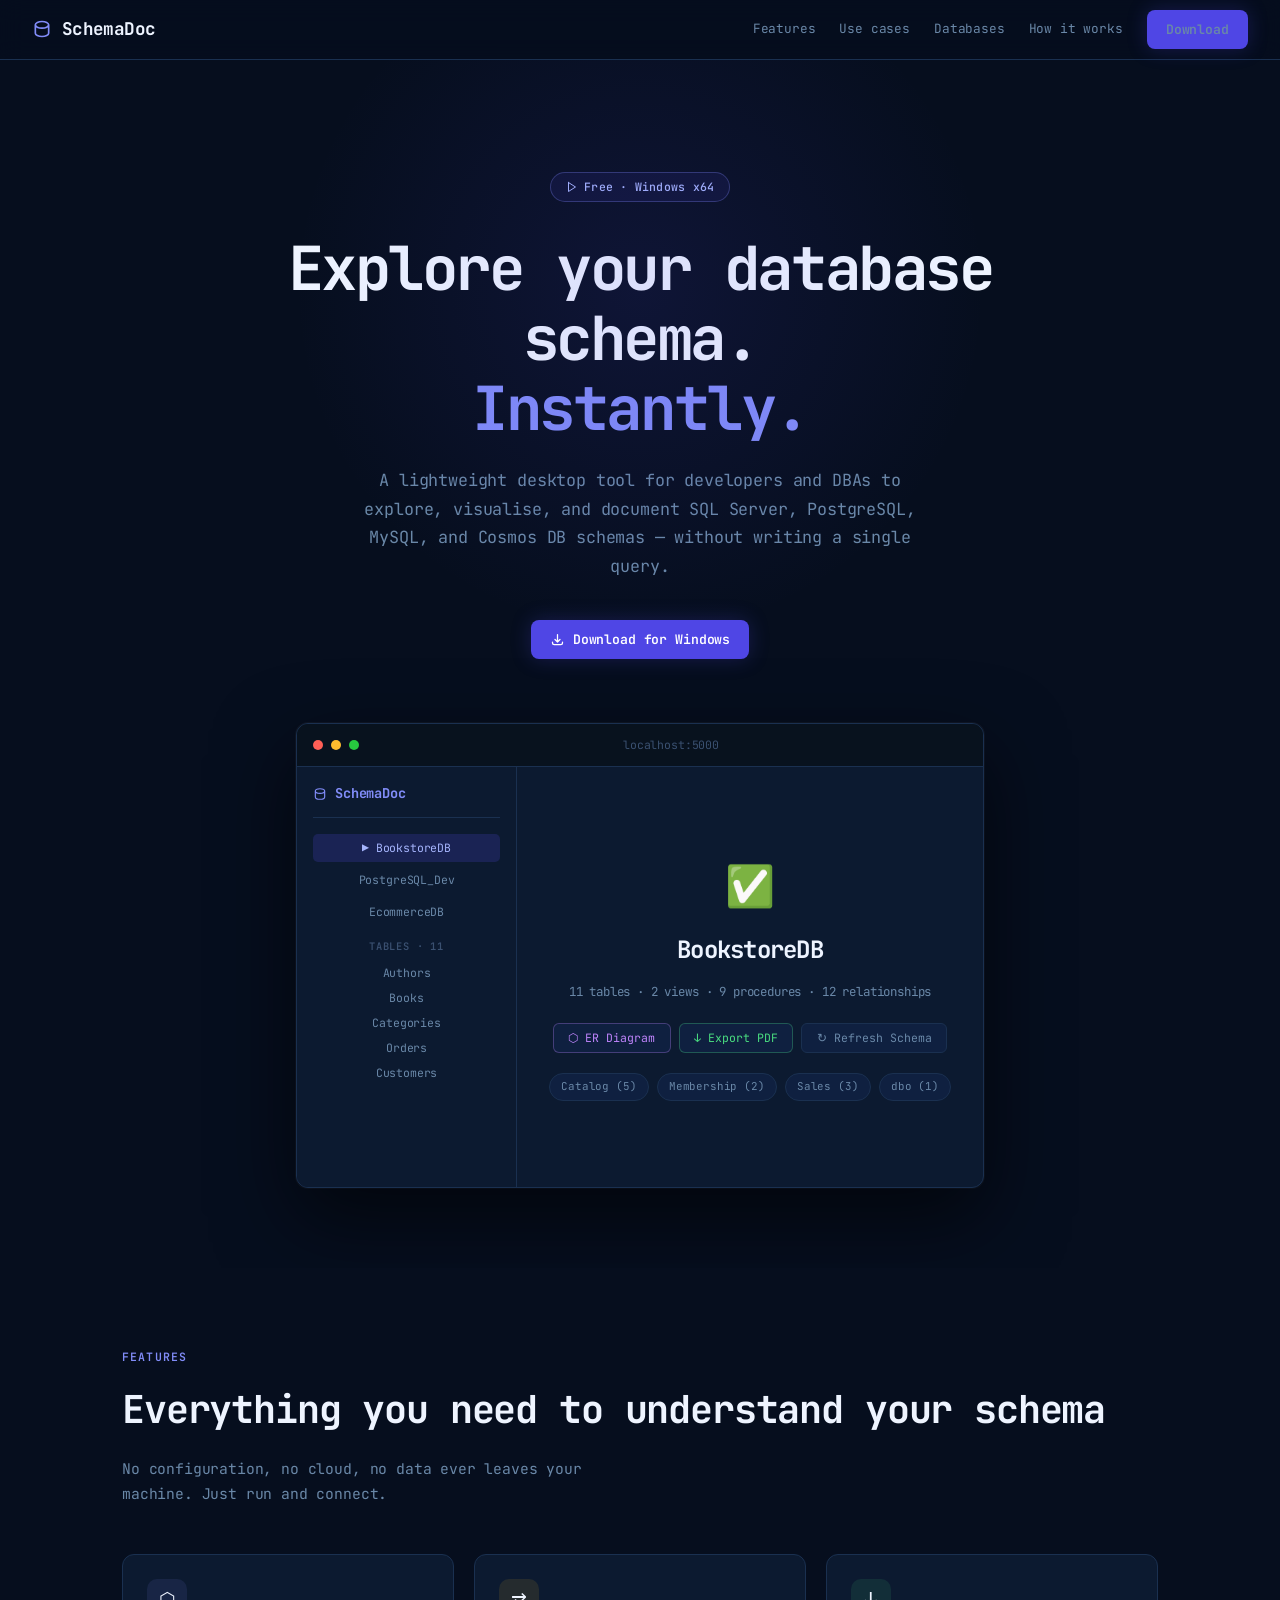
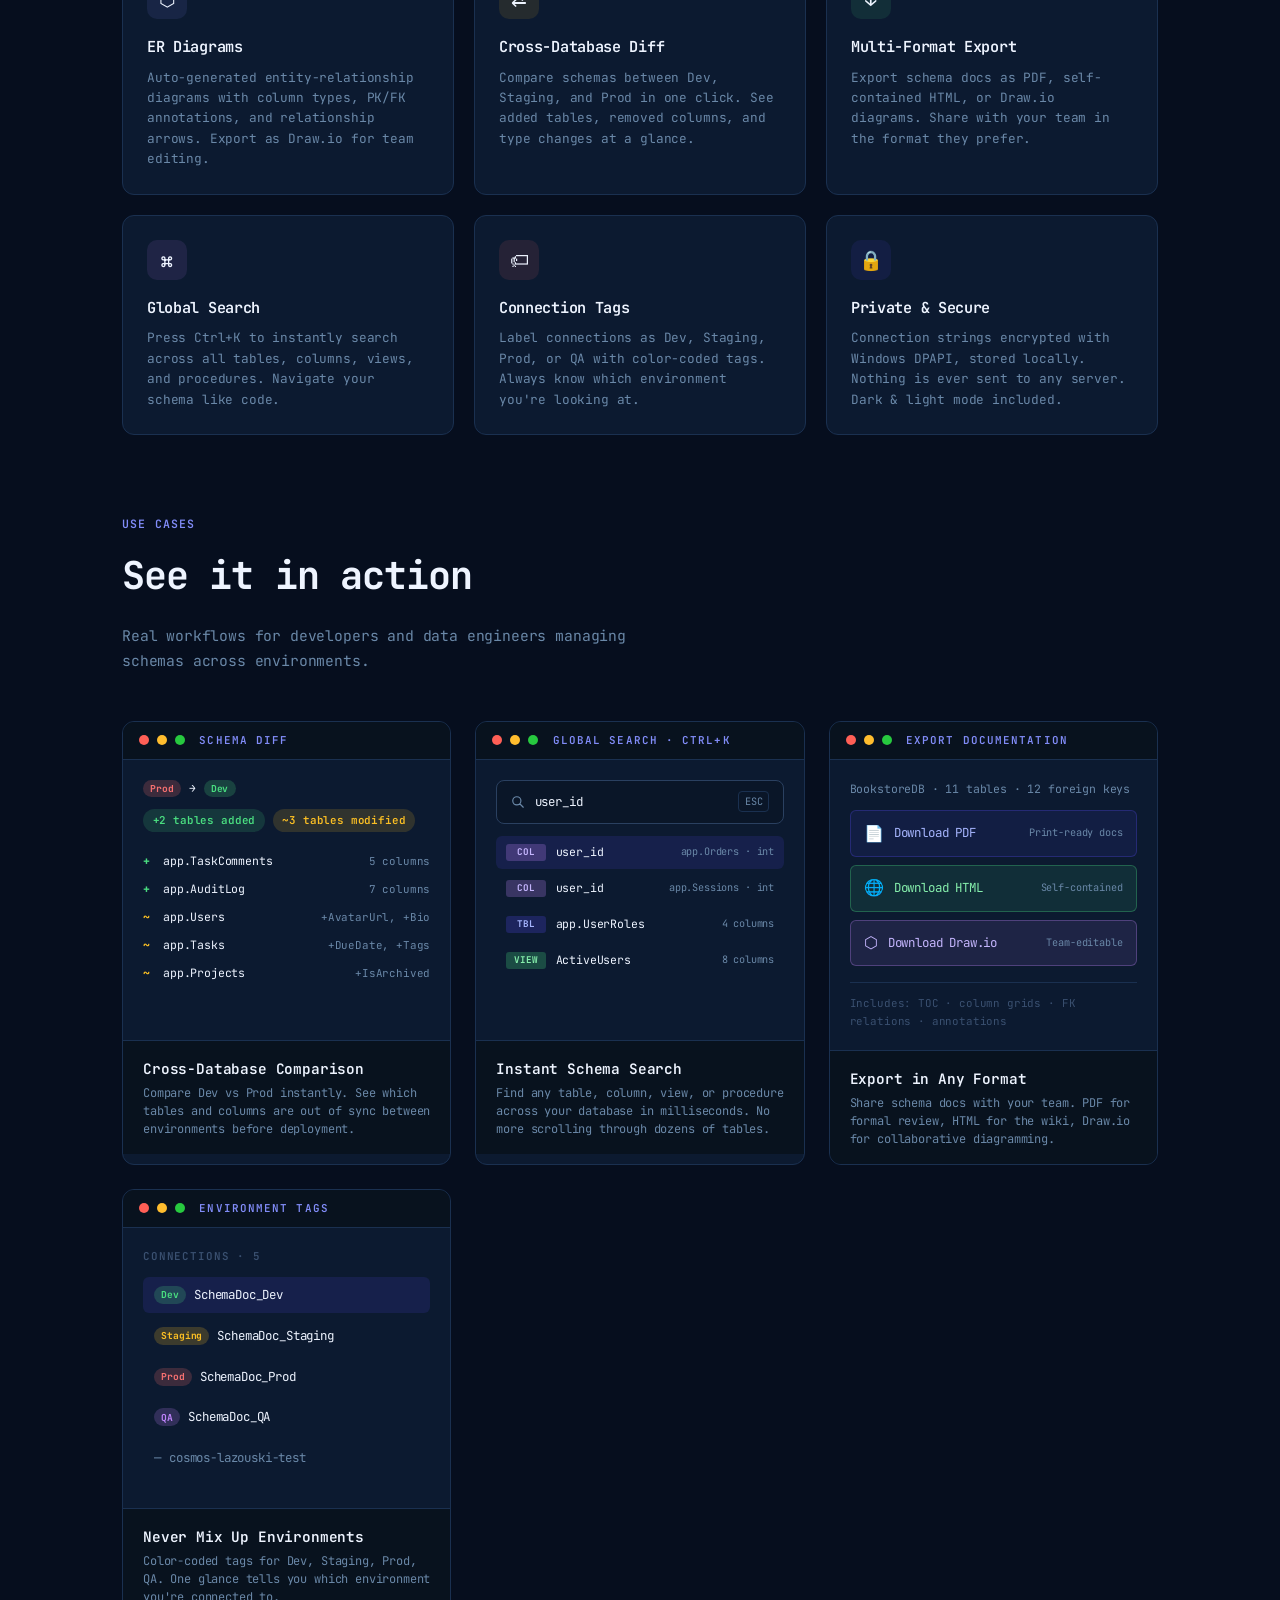
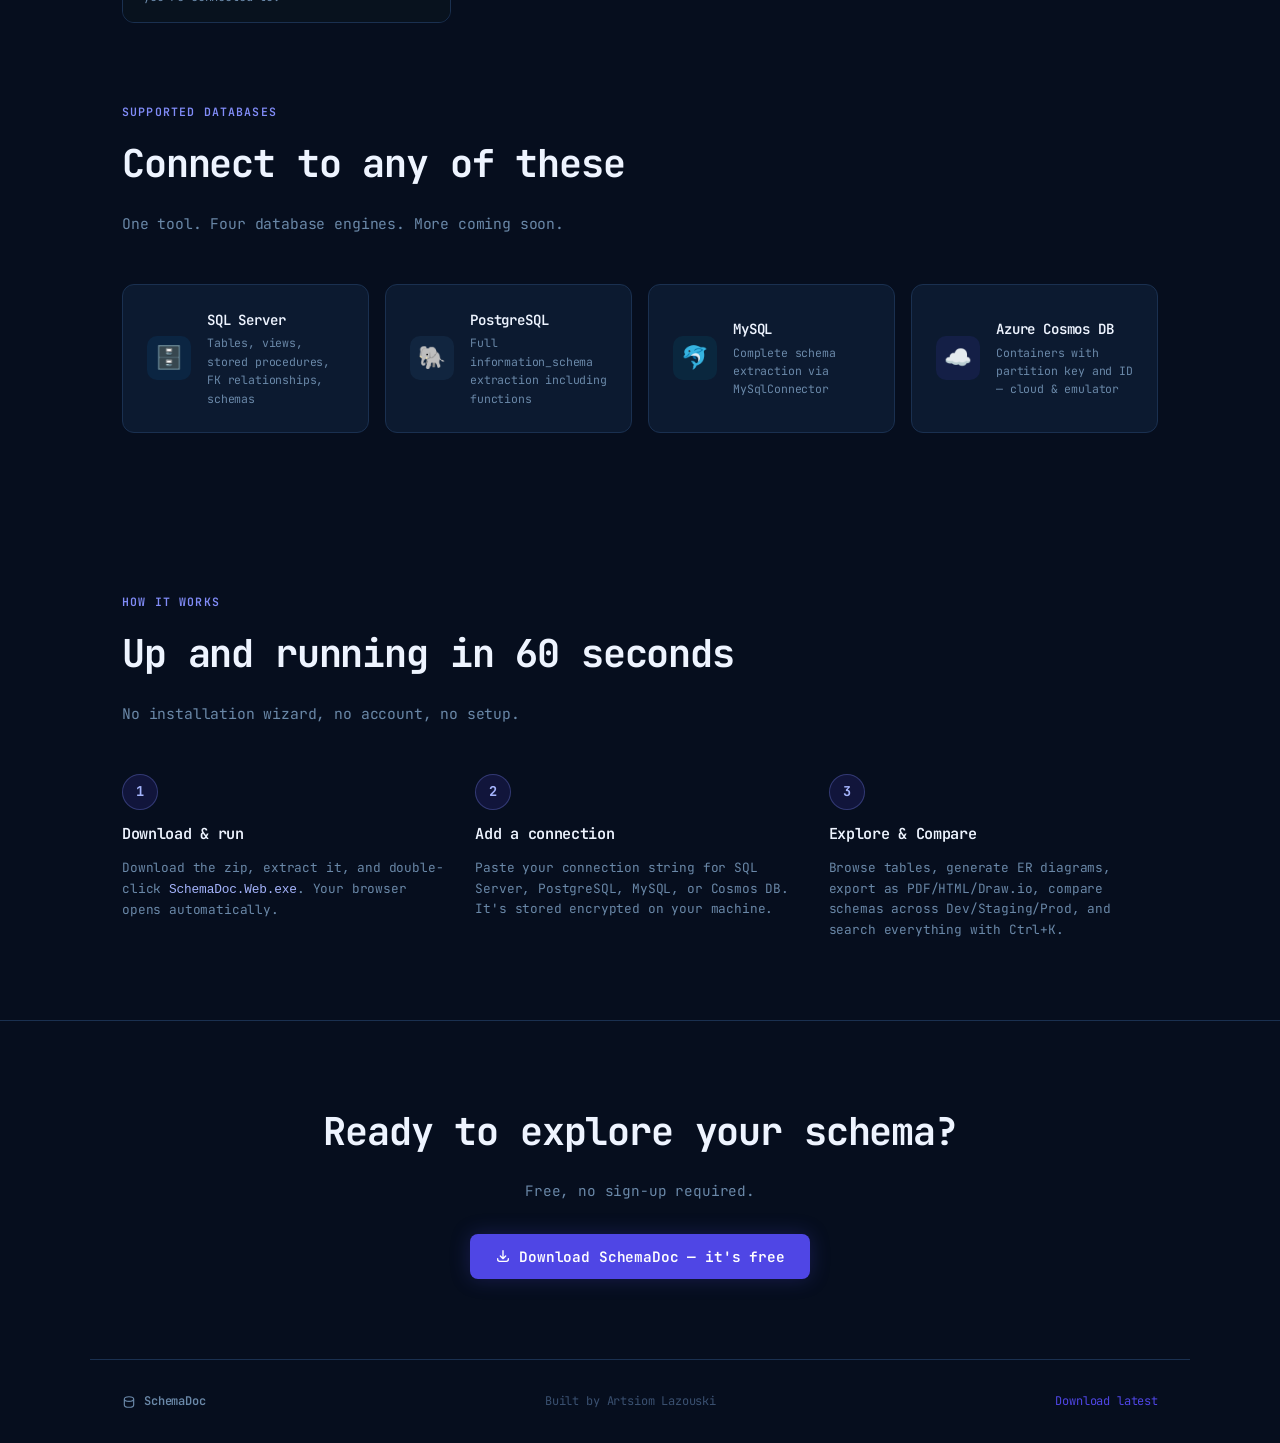
<file: docs/index.html>
<!DOCTYPE html>
<html lang="en">
<head>
  <meta charset="UTF-8" />
  <meta name="viewport" content="width=device-width, initial-scale=1.0" />
  <title>SchemaDoc — Explore your database schema</title>
  <meta name="description" content="A lightweight desktop tool to explore, visualise, and document SQL Server, PostgreSQL, MySQL, and Azure Cosmos DB schemas." />
  <link rel="icon" type="image/svg+xml" href="data:image/svg+xml,<svg xmlns='http://www.w3.org/2000/svg' viewBox='0 0 24 24' fill='none' stroke='%23818cf8' stroke-width='2' stroke-linecap='round' stroke-linejoin='round'><path d='M4 7v10c0 2.21 3.582 4 8 4s8-1.79 8-4V7M4 7c0 2.21 3.582 4 8 4s8-1.79 8-4M4 7c0-2.21 3.582-4 8-4s8 1.79 8 4'/></svg>" />

  <link rel="preconnect" href="https://fonts.googleapis.com" />
  <link rel="preconnect" href="https://fonts.gstatic.com" crossorigin />
  <link href="https://fonts.googleapis.com/css2?family=JetBrains+Mono:wght@300;400;500;600;700&display=swap" rel="stylesheet" />

  <style>
    *, *::before, *::after { box-sizing: border-box; margin: 0; padding: 0; }

    :root {
      --bg:          #060e1e;
      --bg-card:     #0c1a30;
      --bg-card-2:   #0f2040;
      --border:      #1a3050;
      --accent:      #4f46e5;
      --accent-hover:#4338ca;
      --accent-glow: rgba(79,70,229,0.25);
      --text:        #eef4ff;
      --text-sub:    #6a88a8;
      --text-muted:  #3a5070;
      --green:       #4ade80;
      --purple:      #c084fc;
      --amber:       #fbbf24;
      --red:         #f87171;
    }

    html { scroll-behavior: smooth; }

    body {
      font-family: 'JetBrains Mono', ui-monospace, monospace;
      background: var(--bg);
      color: var(--text);
      -webkit-font-smoothing: antialiased;
      -moz-osx-font-smoothing: grayscale;
      letter-spacing: -0.01em;
      line-height: 1.6;
    }

    a { color: var(--accent); text-decoration: none; }
    a:hover { color: #818cf8; }

    /* ── Nav ─────────────────────────────────────────────── */
    nav {
      position: sticky;
      top: 0;
      z-index: 50;
      display: flex;
      align-items: center;
      justify-content: space-between;
      padding: 0 2rem;
      height: 60px;
      background: rgba(6,14,30,0.85);
      backdrop-filter: blur(12px);
      border-bottom: 1px solid var(--border);
    }

    .nav-logo {
      display: flex;
      align-items: center;
      gap: 0.6rem;
      font-size: 1.1rem;
      font-weight: 700;
      color: var(--text);
      letter-spacing: -0.03em;
    }

    .nav-logo svg { color: #818cf8; }

    .nav-links {
      display: flex;
      align-items: center;
      gap: 1.5rem;
      font-size: 0.8rem;
      color: var(--text-sub);
    }

    .nav-links a { color: var(--text-sub); transition: color 0.2s; }
    .nav-links a:hover { color: var(--text); }

    .btn {
      display: inline-flex;
      align-items: center;
      gap: 0.5rem;
      padding: 0.55rem 1.2rem;
      border-radius: 8px;
      font-family: inherit;
      font-size: 0.82rem;
      font-weight: 600;
      cursor: pointer;
      transition: all 0.2s;
      border: none;
      letter-spacing: -0.01em;
    }

    .btn-primary {
      background: var(--accent);
      color: #fff;
      box-shadow: 0 0 20px var(--accent-glow);
    }
    .btn-primary:hover {
      background: var(--accent-hover);
      color: #fff;
      box-shadow: 0 0 32px var(--accent-glow);
      transform: translateY(-1px);
    }

    .btn-ghost {
      background: transparent;
      color: var(--text-sub);
      border: 1px solid var(--border);
    }
    .btn-ghost:hover {
      background: var(--bg-card);
      color: var(--text);
      border-color: #2a4060;
    }

    /* ── Hero ────────────────────────────────────────────── */
    .hero {
      display: flex;
      flex-direction: column;
      align-items: center;
      text-align: center;
      padding: 7rem 2rem 5rem;
      position: relative;
      overflow: hidden;
    }

    .hero::before {
      content: '';
      position: absolute;
      top: -120px;
      left: 50%;
      transform: translateX(-50%);
      width: 700px;
      height: 700px;
      background: radial-gradient(circle, rgba(79,70,229,0.12) 0%, transparent 70%);
      pointer-events: none;
    }

    .badge {
      display: inline-flex;
      align-items: center;
      gap: 0.4rem;
      padding: 0.3rem 0.9rem;
      border-radius: 999px;
      border: 1px solid rgba(129,140,248,0.3);
      background: rgba(79,70,229,0.1);
      color: #a5b4fc;
      font-size: 0.72rem;
      font-weight: 500;
      margin-bottom: 2rem;
      letter-spacing: 0.02em;
    }

    .hero h1 {
      font-size: clamp(2.2rem, 5vw, 3.8rem);
      font-weight: 700;
      line-height: 1.15;
      letter-spacing: -0.04em;
      max-width: 780px;
      margin-bottom: 1.4rem;
    }

    .hero h1 .accent { color: #818cf8; }

    .hero p {
      font-size: 1.05rem;
      color: var(--text-sub);
      max-width: 560px;
      margin-bottom: 2.5rem;
      font-weight: 400;
      line-height: 1.7;
    }

    .hero-actions {
      display: flex;
      gap: 1rem;
      flex-wrap: wrap;
      justify-content: center;
    }

    /* ── App preview ─────────────────────────────────────── */
    .preview-wrap {
      max-width: 1000px;
      margin: 4rem auto 0;
      padding: 0 2rem;
    }

    .preview-window {
      border-radius: 12px;
      border: 1px solid var(--border);
      background: var(--bg-card);
      overflow: hidden;
      box-shadow: 0 30px 80px rgba(0,0,0,0.6), 0 0 0 1px rgba(255,255,255,0.04);
    }

    .preview-titlebar {
      display: flex;
      align-items: center;
      gap: 0.5rem;
      padding: 0.75rem 1rem;
      background: #08121e;
      border-bottom: 1px solid var(--border);
    }

    .preview-dot {
      width: 10px; height: 10px;
      border-radius: 50%;
    }
    .dot-red    { background: #ff5f56; }
    .dot-yellow { background: #ffbd2e; }
    .dot-green  { background: #27c93f; }

    .preview-url {
      flex: 1;
      text-align: center;
      font-size: 0.72rem;
      color: var(--text-muted);
      margin-left: 0.5rem;
    }

    .preview-body {
      display: flex;
      height: 420px;
    }

    .preview-sidebar {
      width: 220px;
      flex-shrink: 0;
      background: #0c1a30;
      border-right: 1px solid var(--border);
      padding: 1rem;
    }

    .preview-sidebar-logo {
      display: flex;
      align-items: center;
      gap: 0.5rem;
      font-size: 0.85rem;
      font-weight: 700;
      color: #818cf8;
      margin-bottom: 1rem;
      padding-bottom: 0.75rem;
      border-bottom: 1px solid var(--border);
    }

    .ps-conn {
      font-size: 0.72rem;
      padding: 0.3rem 0.5rem;
      border-radius: 5px;
      margin-bottom: 0.25rem;
      cursor: pointer;
    }

    .ps-conn.active {
      background: rgba(79,70,229,0.2);
      color: #a5b4fc;
    }

    .ps-conn.inactive { color: var(--text-sub); }

    .ps-section {
      font-size: 0.65rem;
      color: var(--text-muted);
      font-weight: 600;
      letter-spacing: 0.08em;
      margin: 0.75rem 0 0.4rem;
    }

    .ps-table {
      font-size: 0.72rem;
      color: var(--text-sub);
      padding: 0.2rem 0.5rem;
      border-radius: 4px;
    }
    .ps-table:hover { background: var(--bg-card-2); color: var(--text); }

    .preview-main {
      flex: 1;
      padding: 2rem;
      display: flex;
      flex-direction: column;
      align-items: center;
      justify-content: center;
      gap: 0.8rem;
    }

    .preview-db-name {
      font-size: 1.5rem;
      font-weight: 700;
      letter-spacing: -0.03em;
    }

    .preview-stats {
      font-size: 0.78rem;
      color: var(--text-sub);
    }

    .preview-btns {
      display: flex;
      gap: 0.5rem;
      flex-wrap: wrap;
      justify-content: center;
      margin-top: 0.5rem;
    }

    .preview-btn {
      padding: 0.4rem 0.9rem;
      border-radius: 6px;
      font-size: 0.72rem;
      font-family: inherit;
      border: 1px solid var(--border);
      background: var(--bg-card-2);
      color: var(--text-sub);
      cursor: pointer;
    }

    .preview-btn.purple { color: var(--purple); border-color: rgba(192,132,252,0.3); }
    .preview-btn.green  { color: var(--green);  border-color: rgba(74,222,128,0.3);  }

    .preview-schemas {
      display: flex;
      gap: 0.5rem;
      flex-wrap: wrap;
      justify-content: center;
      margin-top: 0.5rem;
    }

    .schema-badge {
      padding: 0.25rem 0.7rem;
      border-radius: 999px;
      background: var(--bg-card-2);
      border: 1px solid var(--border);
      font-size: 0.68rem;
      color: var(--text-sub);
    }

    /* ── Section layout ──────────────────────────────────── */
    section {
      padding: 5rem 2rem;
      max-width: 1100px;
      margin: 0 auto;
    }

    .section-label {
      font-size: 0.72rem;
      font-weight: 600;
      letter-spacing: 0.1em;
      color: #818cf8;
      text-transform: uppercase;
      margin-bottom: 0.75rem;
    }

    .section-title {
      font-size: clamp(1.6rem, 3vw, 2.4rem);
      font-weight: 700;
      letter-spacing: -0.03em;
      margin-bottom: 1rem;
    }

    .section-sub {
      font-size: 0.92rem;
      color: var(--text-sub);
      max-width: 520px;
      line-height: 1.7;
      margin-bottom: 3rem;
    }

    /* ── Features grid ───────────────────────────────────── */
    .features-grid {
      display: grid;
      grid-template-columns: repeat(auto-fit, minmax(280px, 1fr));
      gap: 1.25rem;
    }

    .feature-card {
      background: var(--bg-card);
      border: 1px solid var(--border);
      border-radius: 12px;
      padding: 1.5rem;
      transition: border-color 0.2s, transform 0.2s;
    }

    .feature-card:hover {
      border-color: #2a4060;
      transform: translateY(-2px);
    }

    .feature-icon {
      width: 40px;
      height: 40px;
      border-radius: 10px;
      display: flex;
      align-items: center;
      justify-content: center;
      margin-bottom: 1rem;
      font-size: 1.2rem;
    }

    .feature-card h3 {
      font-size: 0.95rem;
      font-weight: 600;
      margin-bottom: 0.5rem;
      letter-spacing: -0.02em;
    }

    .feature-card p {
      font-size: 0.8rem;
      color: var(--text-sub);
      line-height: 1.6;
    }

    /* ── Databases ───────────────────────────────────────── */
    .db-grid {
      display: grid;
      grid-template-columns: repeat(auto-fit, minmax(220px, 1fr));
      gap: 1rem;
    }

    .db-card {
      background: var(--bg-card);
      border: 1px solid var(--border);
      border-radius: 12px;
      padding: 1.5rem;
      display: flex;
      align-items: center;
      gap: 1rem;
      transition: border-color 0.2s;
    }

    .db-card:hover { border-color: #2a4060; }

    .db-icon {
      width: 44px;
      height: 44px;
      border-radius: 10px;
      display: flex;
      align-items: center;
      justify-content: center;
      font-size: 1.4rem;
      flex-shrink: 0;
    }

    .db-info h4 {
      font-size: 0.88rem;
      font-weight: 600;
      margin-bottom: 0.2rem;
    }

    .db-info p {
      font-size: 0.72rem;
      color: var(--text-sub);
    }

    /* ── How it works ────────────────────────────────────── */
    .steps {
      display: grid;
      grid-template-columns: repeat(auto-fit, minmax(240px, 1fr));
      gap: 1.5rem;
      position: relative;
    }

    .step {
      position: relative;
      display: flex;
      flex-direction: column;
      gap: 0.75rem;
    }

    .step-num {
      width: 36px;
      height: 36px;
      border-radius: 50%;
      background: rgba(79,70,229,0.15);
      border: 1px solid rgba(129,140,248,0.3);
      color: #a5b4fc;
      font-size: 0.85rem;
      font-weight: 700;
      display: flex;
      align-items: center;
      justify-content: center;
    }

    .step h4 {
      font-size: 0.95rem;
      font-weight: 600;
      letter-spacing: -0.02em;
    }

    .step p {
      font-size: 0.8rem;
      color: var(--text-sub);
      line-height: 1.6;
    }

    /* ── CTA ─────────────────────────────────────────────── */
    .cta-section {
      text-align: center;
      padding: 5rem 2rem;
      border-top: 1px solid var(--border);
    }

    .cta-section h2 {
      font-size: clamp(1.6rem, 3vw, 2.4rem);
      font-weight: 700;
      letter-spacing: -0.03em;
      margin-bottom: 1rem;
    }

    .cta-section p {
      color: var(--text-sub);
      font-size: 0.9rem;
      margin-bottom: 2rem;
    }

    /* ── Footer ──────────────────────────────────────────── */
    footer {
      border-top: 1px solid var(--border);
      padding: 2rem;
      display: flex;
      align-items: center;
      justify-content: space-between;
      flex-wrap: wrap;
      gap: 1rem;
      font-size: 0.75rem;
      color: var(--text-muted);
      max-width: 1100px;
      margin: 0 auto;
    }

    .footer-logo {
      display: flex;
      align-items: center;
      gap: 0.5rem;
      font-weight: 600;
      color: var(--text-sub);
    }

    /* ── Use case mockups ───────────────────────────────── */
    .mockups {
      display: grid;
      grid-template-columns: repeat(auto-fit, minmax(300px, 1fr));
      gap: 1.5rem;
      margin-top: 2.5rem;
    }

    .mockup {
      background: var(--bg-card);
      border: 1px solid var(--border);
      border-radius: 12px;
      overflow: hidden;
      transition: border-color 0.2s, transform 0.2s;
    }
    .mockup:hover { border-color: #2a4060; transform: translateY(-2px); }

    .mockup-header {
      padding: 0.6rem 1rem;
      background: #08121e;
      border-bottom: 1px solid var(--border);
      display: flex;
      align-items: center;
      gap: 0.5rem;
    }

    .mockup-label {
      font-size: 0.68rem;
      color: #818cf8;
      font-weight: 600;
      letter-spacing: 0.1em;
      text-transform: uppercase;
    }

    .mockup-body {
      padding: 1.25rem;
      font-size: 0.78rem;
      color: var(--text);
      min-height: 280px;
    }

    .mockup-caption {
      padding: 1rem 1.25rem;
      border-top: 1px solid var(--border);
      background: #08121e;
    }
    .mockup-caption h4 {
      font-size: 0.9rem;
      color: var(--text);
      margin-bottom: 0.25rem;
      font-weight: 600;
    }
    .mockup-caption p {
      font-size: 0.75rem;
      color: var(--text-sub);
      line-height: 1.5;
    }

    /* Diff mockup badges */
    .diff-badges {
      display: flex;
      gap: 0.5rem;
      flex-wrap: wrap;
      margin-bottom: 1rem;
    }
    .diff-badge {
      font-size: 0.68rem;
      padding: 0.15rem 0.6rem;
      border-radius: 999px;
      font-weight: 600;
    }
    .badge-added    { background: rgba(74,222,128,0.15); color: #4ade80; }
    .badge-removed  { background: rgba(248,113,113,0.15); color: #f87171; }
    .badge-modified { background: rgba(251,191,36,0.15); color: #fbbf24; }

    .diff-row {
      display: flex;
      align-items: center;
      gap: 0.5rem;
      padding: 0.3rem 0;
      font-family: 'JetBrains Mono', monospace;
      font-size: 0.72rem;
    }
    .diff-sign { font-weight: 700; width: 12px; flex-shrink: 0; }
    .diff-sign.add { color: #4ade80; }
    .diff-sign.rem { color: #f87171; }
    .diff-sign.mod { color: #fbbf24; }
    .diff-col { color: var(--text); }
    .diff-note { color: var(--text-sub); font-size: 0.68rem; margin-left: auto; }

    /* Search mockup */
    .search-box {
      border: 1px solid #2a4060;
      border-radius: 8px;
      padding: 0.65rem 0.85rem;
      background: #0a1628;
      display: flex;
      align-items: center;
      gap: 0.6rem;
      margin-bottom: 0.75rem;
    }
    .search-box input { background: transparent; border: none; color: var(--text); outline: none; flex: 1; font-family: inherit; font-size: 0.8rem; }
    .kbd-hint { font-size: 0.64rem; border: 1px solid var(--border); padding: 0.1rem 0.35rem; border-radius: 4px; color: var(--text-sub); }
    .search-result {
      display: flex;
      align-items: center;
      gap: 0.6rem;
      padding: 0.45rem 0.6rem;
      border-radius: 6px;
      font-size: 0.72rem;
      margin-bottom: 0.2rem;
    }
    .search-result.active { background: rgba(79,70,229,0.15); }
    .search-type {
      font-size: 0.58rem;
      padding: 0.08rem 0.4rem;
      border-radius: 3px;
      font-weight: 700;
      min-width: 40px;
      text-align: center;
    }
    .type-table  { background: rgba(79,70,229,0.25); color: #a5b4fc; }
    .type-column { background: rgba(192,132,252,0.25); color: #c4b5fd; }
    .type-view   { background: rgba(74,222,128,0.25); color: #86efac; }
    .search-sub { color: var(--text-sub); font-size: 0.64rem; margin-left: auto; }

    /* Export mockup */
    .export-btn {
      display: flex;
      align-items: center;
      gap: 0.6rem;
      padding: 0.6rem 0.85rem;
      border-radius: 6px;
      margin-bottom: 0.5rem;
      border: 1px solid var(--border);
      font-size: 0.78rem;
    }
    .export-btn.pdf      { background: rgba(79,70,229,0.1); color: #a5b4fc; border-color: rgba(79,70,229,0.3); }
    .export-btn.html     { background: rgba(74,222,128,0.1); color: #86efac; border-color: rgba(74,222,128,0.3); }
    .export-btn.drawio   { background: rgba(192,132,252,0.1); color: #c4b5fd; border-color: rgba(192,132,252,0.3); }
    .export-icon { font-size: 1rem; }
    .export-info { font-size: 0.64rem; color: var(--text-sub); margin-left: auto; }

    /* Tags mockup */
    .tag-conn {
      display: flex;
      align-items: center;
      gap: 0.5rem;
      padding: 0.5rem 0.7rem;
      border-radius: 6px;
      margin-bottom: 0.3rem;
      font-size: 0.78rem;
    }
    .tag-conn.active { background: rgba(79,70,229,0.15); }
    .env-tag {
      font-size: 0.6rem;
      padding: 0.08rem 0.45rem;
      border-radius: 999px;
      font-weight: 700;
    }
    .env-dev     { background: rgba(74,222,128,0.2); color: #4ade80; }
    .env-staging { background: rgba(251,191,36,0.2); color: #fbbf24; }
    .env-prod    { background: rgba(248,113,113,0.2); color: #f87171; }
    .env-qa      { background: rgba(192,132,252,0.2); color: #c084fc; }

    /* ── Responsive ──────────────────────────────────────── */
    @media (max-width: 640px) {
      .preview-body { flex-direction: column; height: auto; }
      .preview-sidebar { width: 100%; border-right: none; border-bottom: 1px solid var(--border); height: 160px; overflow: hidden; }
      .nav-links .hide-mobile { display: none; }
      footer { flex-direction: column; text-align: center; }
      .mockups { grid-template-columns: 1fr; }
    }
  </style>
</head>
<body>

<!-- ── Navigation ──────────────────────────────────────────── -->
<nav>
  <div class="nav-logo">
    <svg width="20" height="20" fill="none" stroke="currentColor" viewBox="0 0 24 24">
      <path stroke-linecap="round" stroke-linejoin="round" stroke-width="2"
        d="M4 7v10c0 2.21 3.582 4 8 4s8-1.79 8-4V7M4 7c0 2.21 3.582 4 8 4s8-1.79 8-4M4 7c0-2.21 3.582-4 8-4s8 1.79 8 4"/>
    </svg>
    SchemaDoc
  </div>
  <div class="nav-links">
    <a href="#features" class="hide-mobile">Features</a>
    <a href="#use-cases" class="hide-mobile">Use cases</a>
    <a href="#databases" class="hide-mobile">Databases</a>
    <a href="#how-it-works" class="hide-mobile">How it works</a>
    <a href="https://github.com/LazouskiArtsiom/SchemaDoc/releases/latest/download/SchemaDoc-win-x64.zip" class="btn btn-primary">
      Download
    </a>
  </div>
</nav>

<!-- ── Hero ────────────────────────────────────────────────── -->
<div class="hero">
  <div class="badge">
    <svg width="12" height="12" fill="none" stroke="currentColor" viewBox="0 0 24 24">
      <path stroke-linecap="round" stroke-linejoin="round" stroke-width="2" d="M5 3l14 9-14 9V3z"/>
    </svg>
    Free · Windows x64
  </div>

  <h1>Explore your database schema.<br/><span class="accent">Instantly.</span></h1>

  <p>
    A lightweight desktop tool for developers and DBAs to explore, visualise,
    and document SQL Server, PostgreSQL, MySQL, and Cosmos DB schemas —
    without writing a single query.
  </p>

  <div class="hero-actions">
    <a href="https://github.com/LazouskiArtsiom/SchemaDoc/releases/latest/download/SchemaDoc-win-x64.zip" class="btn btn-primary">
      <svg width="15" height="15" fill="none" stroke="currentColor" viewBox="0 0 24 24">
        <path stroke-linecap="round" stroke-linejoin="round" stroke-width="2"
          d="M4 16v1a3 3 0 003 3h10a3 3 0 003-3v-1m-4-4l-4 4m0 0l-4-4m4 4V4"/>
      </svg>
      Download for Windows
    </a>
  </div>

  <!-- App mockup -->
  <div class="preview-wrap">
    <div class="preview-window">
      <div class="preview-titlebar">
        <div class="preview-dot dot-red"></div>
        <div class="preview-dot dot-yellow"></div>
        <div class="preview-dot dot-green"></div>
        <div class="preview-url">localhost:5000</div>
      </div>
      <div class="preview-body">
        <div class="preview-sidebar">
          <div class="preview-sidebar-logo">
            <svg width="14" height="14" fill="none" stroke="currentColor" viewBox="0 0 24 24">
              <path stroke-linecap="round" stroke-linejoin="round" stroke-width="2"
                d="M4 7v10c0 2.21 3.582 4 8 4s8-1.79 8-4V7M4 7c0 2.21 3.582 4 8 4s8-1.79 8-4M4 7c0-2.21 3.582-4 8-4s8 1.79 8 4"/>
            </svg>
            SchemaDoc
          </div>
          <div class="ps-conn active">▶ BookstoreDB</div>
          <div class="ps-conn inactive">PostgreSQL_Dev</div>
          <div class="ps-conn inactive">EcommerceDB</div>
          <div class="ps-section">TABLES · 11</div>
          <div class="ps-table">Authors</div>
          <div class="ps-table">Books</div>
          <div class="ps-table">Categories</div>
          <div class="ps-table">Orders</div>
          <div class="ps-table">Customers</div>
        </div>
        <div class="preview-main">
          <div style="font-size:2.5rem">✅</div>
          <div class="preview-db-name">BookstoreDB</div>
          <div class="preview-stats">11 tables · 2 views · 9 procedures · 12 relationships</div>
          <div class="preview-btns">
            <button class="preview-btn purple">⬡ ER Diagram</button>
            <button class="preview-btn green">↓ Export PDF</button>
            <button class="preview-btn">↻ Refresh Schema</button>
          </div>
          <div class="preview-schemas">
            <span class="schema-badge">Catalog (5)</span>
            <span class="schema-badge">Membership (2)</span>
            <span class="schema-badge">Sales (3)</span>
            <span class="schema-badge">dbo (1)</span>
          </div>
        </div>
      </div>
    </div>
  </div>
</div>

<!-- ── Features ─────────────────────────────────────────────── -->
<section id="features">
  <div class="section-label">Features</div>
  <h2 class="section-title">Everything you need to understand your schema</h2>
  <p class="section-sub">
    No configuration, no cloud, no data ever leaves your machine.
    Just run and connect.
  </p>

  <div class="features-grid">
    <div class="feature-card">
      <div class="feature-icon" style="background:rgba(129,140,248,0.1)">⬡</div>
      <h3>ER Diagrams</h3>
      <p>Auto-generated entity-relationship diagrams with column types, PK/FK annotations, and relationship arrows. Export as Draw.io for team editing.</p>
    </div>
    <div class="feature-card">
      <div class="feature-icon" style="background:rgba(251,191,36,0.1)">⇄</div>
      <h3>Cross-Database Diff</h3>
      <p>Compare schemas between Dev, Staging, and Prod in one click. See added tables, removed columns, and type changes at a glance.</p>
    </div>
    <div class="feature-card">
      <div class="feature-icon" style="background:rgba(74,222,128,0.1)">↓</div>
      <h3>Multi-Format Export</h3>
      <p>Export schema docs as PDF, self-contained HTML, or Draw.io diagrams. Share with your team in the format they prefer.</p>
    </div>
    <div class="feature-card">
      <div class="feature-icon" style="background:rgba(192,132,252,0.1)">⌘</div>
      <h3>Global Search</h3>
      <p>Press Ctrl+K to instantly search across all tables, columns, views, and procedures. Navigate your schema like code.</p>
    </div>
    <div class="feature-card">
      <div class="feature-icon" style="background:rgba(248,113,113,0.1)">🏷</div>
      <h3>Connection Tags</h3>
      <p>Label connections as Dev, Staging, Prod, or QA with color-coded tags. Always know which environment you're looking at.</p>
    </div>
    <div class="feature-card">
      <div class="feature-icon" style="background:rgba(79,70,229,0.1)">🔒</div>
      <h3>Private &amp; Secure</h3>
      <p>Connection strings encrypted with Windows DPAPI, stored locally. Nothing is ever sent to any server. Dark &amp; light mode included.</p>
    </div>
  </div>
</section>

<!-- ── Use Cases ──────────────────────────────────────────────── -->
<section id="use-cases" style="padding-top:0">
  <div class="section-label">Use cases</div>
  <h2 class="section-title">See it in action</h2>
  <p class="section-sub">
    Real workflows for developers and data engineers managing schemas across environments.
  </p>

  <div class="mockups">

    <!-- Mockup 1: Cross-Database Diff -->
    <div class="mockup">
      <div class="mockup-header">
        <div class="preview-dot dot-red"></div>
        <div class="preview-dot dot-yellow"></div>
        <div class="preview-dot dot-green"></div>
        <div class="mockup-label" style="margin-left:0.4rem">Schema Diff</div>
      </div>
      <div class="mockup-body">
        <div style="display:flex;align-items:center;gap:0.5rem;margin-bottom:0.75rem;font-size:0.7rem;color:var(--text-sub)">
          <span class="env-tag env-prod">Prod</span>
          <span style="color:var(--text)">→</span>
          <span class="env-tag env-dev">Dev</span>
        </div>
        <div class="diff-badges">
          <span class="diff-badge badge-added">+2 tables added</span>
          <span class="diff-badge badge-modified">~3 tables modified</span>
        </div>
        <div class="diff-row">
          <span class="diff-sign add">+</span>
          <span class="diff-col">app.TaskComments</span>
          <span class="diff-note">5 columns</span>
        </div>
        <div class="diff-row">
          <span class="diff-sign add">+</span>
          <span class="diff-col">app.AuditLog</span>
          <span class="diff-note">7 columns</span>
        </div>
        <div class="diff-row">
          <span class="diff-sign mod">~</span>
          <span class="diff-col">app.Users</span>
          <span class="diff-note">+AvatarUrl, +Bio</span>
        </div>
        <div class="diff-row">
          <span class="diff-sign mod">~</span>
          <span class="diff-col">app.Tasks</span>
          <span class="diff-note">+DueDate, +Tags</span>
        </div>
        <div class="diff-row">
          <span class="diff-sign mod">~</span>
          <span class="diff-col">app.Projects</span>
          <span class="diff-note">+IsArchived</span>
        </div>
      </div>
      <div class="mockup-caption">
        <h4>Cross-Database Comparison</h4>
        <p>Compare Dev vs Prod instantly. See which tables and columns are out of sync between environments before deployment.</p>
      </div>
    </div>

    <!-- Mockup 2: Global Search -->
    <div class="mockup">
      <div class="mockup-header">
        <div class="preview-dot dot-red"></div>
        <div class="preview-dot dot-yellow"></div>
        <div class="preview-dot dot-green"></div>
        <div class="mockup-label" style="margin-left:0.4rem">Global Search · Ctrl+K</div>
      </div>
      <div class="mockup-body">
        <div class="search-box">
          <svg width="14" height="14" fill="none" stroke="#6a88a8" viewBox="0 0 24 24">
            <path stroke-linecap="round" stroke-linejoin="round" stroke-width="2" d="M21 21l-6-6m2-5a7 7 0 11-14 0 7 7 0 0114 0z"/>
          </svg>
          <span style="color:var(--text);flex:1">user_id</span>
          <span class="kbd-hint">ESC</span>
        </div>
        <div class="search-result active">
          <span class="search-type type-column">COL</span>
          <span style="color:var(--text)">user_id</span>
          <span class="search-sub">app.Orders · int</span>
        </div>
        <div class="search-result">
          <span class="search-type type-column">COL</span>
          <span style="color:var(--text)">user_id</span>
          <span class="search-sub">app.Sessions · int</span>
        </div>
        <div class="search-result">
          <span class="search-type type-table">TBL</span>
          <span style="color:var(--text)">app.UserRoles</span>
          <span class="search-sub">4 columns</span>
        </div>
        <div class="search-result">
          <span class="search-type type-view">VIEW</span>
          <span style="color:var(--text)">ActiveUsers</span>
          <span class="search-sub">8 columns</span>
        </div>
      </div>
      <div class="mockup-caption">
        <h4>Instant Schema Search</h4>
        <p>Find any table, column, view, or procedure across your database in milliseconds. No more scrolling through dozens of tables.</p>
      </div>
    </div>

    <!-- Mockup 3: Multi-Format Export -->
    <div class="mockup">
      <div class="mockup-header">
        <div class="preview-dot dot-red"></div>
        <div class="preview-dot dot-yellow"></div>
        <div class="preview-dot dot-green"></div>
        <div class="mockup-label" style="margin-left:0.4rem">Export Documentation</div>
      </div>
      <div class="mockup-body">
        <div style="font-size:0.72rem;color:var(--text-sub);margin-bottom:0.75rem">BookstoreDB · 11 tables · 12 foreign keys</div>
        <div class="export-btn pdf">
          <span class="export-icon">📄</span>
          <span>Download PDF</span>
          <span class="export-info">Print-ready docs</span>
        </div>
        <div class="export-btn html">
          <span class="export-icon">🌐</span>
          <span>Download HTML</span>
          <span class="export-info">Self-contained</span>
        </div>
        <div class="export-btn drawio">
          <span class="export-icon">⬡</span>
          <span>Download Draw.io</span>
          <span class="export-info">Team-editable</span>
        </div>
        <div style="margin-top:1rem;padding-top:0.75rem;border-top:1px solid var(--border);font-size:0.68rem;color:var(--text-muted)">
          Includes: TOC · column grids · FK relations · annotations
        </div>
      </div>
      <div class="mockup-caption">
        <h4>Export in Any Format</h4>
        <p>Share schema docs with your team. PDF for formal review, HTML for the wiki, Draw.io for collaborative diagramming.</p>
      </div>
    </div>

    <!-- Mockup 4: Connection Tags -->
    <div class="mockup">
      <div class="mockup-header">
        <div class="preview-dot dot-red"></div>
        <div class="preview-dot dot-yellow"></div>
        <div class="preview-dot dot-green"></div>
        <div class="mockup-label" style="margin-left:0.4rem">Environment Tags</div>
      </div>
      <div class="mockup-body">
        <div style="font-size:0.68rem;color:var(--text-muted);letter-spacing:0.08em;margin-bottom:0.75rem;font-weight:600">CONNECTIONS · 5</div>
        <div class="tag-conn active">
          <span class="env-tag env-dev">Dev</span>
          <span>SchemaDoc_Dev</span>
        </div>
        <div class="tag-conn">
          <span class="env-tag env-staging">Staging</span>
          <span>SchemaDoc_Staging</span>
        </div>
        <div class="tag-conn">
          <span class="env-tag env-prod">Prod</span>
          <span>SchemaDoc_Prod</span>
        </div>
        <div class="tag-conn">
          <span class="env-tag env-qa">QA</span>
          <span>SchemaDoc_QA</span>
        </div>
        <div class="tag-conn">
          <span style="color:var(--text-sub)">—</span>
          <span style="color:var(--text-sub)">cosmos-lazouski-test</span>
        </div>
      </div>
      <div class="mockup-caption">
        <h4>Never Mix Up Environments</h4>
        <p>Color-coded tags for Dev, Staging, Prod, QA. One glance tells you which environment you're connected to.</p>
      </div>
    </div>

  </div>
</section>

<!-- ── Databases ─────────────────────────────────────────────── -->
<section id="databases" style="padding-top:0">
  <div class="section-label">Supported databases</div>
  <h2 class="section-title">Connect to any of these</h2>
  <p class="section-sub">
    One tool. Four database engines. More coming soon.
  </p>

  <div class="db-grid">
    <div class="db-card">
      <div class="db-icon" style="background:rgba(0,114,198,0.12)">🗄️</div>
      <div class="db-info">
        <h4>SQL Server</h4>
        <p>Tables, views, stored procedures, FK relationships, schemas</p>
      </div>
    </div>
    <div class="db-card">
      <div class="db-icon" style="background:rgba(51,103,145,0.15)">🐘</div>
      <div class="db-info">
        <h4>PostgreSQL</h4>
        <p>Full information_schema extraction including functions</p>
      </div>
    </div>
    <div class="db-card">
      <div class="db-icon" style="background:rgba(0,117,143,0.15)">🐬</div>
      <div class="db-info">
        <h4>MySQL</h4>
        <p>Complete schema extraction via MySqlConnector</p>
      </div>
    </div>
    <div class="db-card">
      <div class="db-icon" style="background:rgba(79,70,229,0.12)">☁️</div>
      <div class="db-info">
        <h4>Azure Cosmos DB</h4>
        <p>Containers with partition key and ID — cloud &amp; emulator</p>
      </div>
    </div>
  </div>
</section>

<!-- ── How it works ──────────────────────────────────────────── -->
<section id="how-it-works">
  <div class="section-label">How it works</div>
  <h2 class="section-title">Up and running in 60 seconds</h2>
  <p class="section-sub">No installation wizard, no account, no setup.</p>

  <div class="steps">
    <div class="step">
      <div class="step-num">1</div>
      <h4>Download &amp; run</h4>
      <p>Download the zip, extract it, and double-click <code style="color:#a5b4fc">SchemaDoc.Web.exe</code>. Your browser opens automatically.</p>
    </div>
    <div class="step">
      <div class="step-num">2</div>
      <h4>Add a connection</h4>
      <p>Paste your connection string for SQL Server, PostgreSQL, MySQL, or Cosmos DB. It's stored encrypted on your machine.</p>
    </div>
    <div class="step">
      <div class="step-num">3</div>
      <h4>Explore &amp; Compare</h4>
      <p>Browse tables, generate ER diagrams, export as PDF/HTML/Draw.io, compare schemas across Dev/Staging/Prod, and search everything with Ctrl+K.</p>
    </div>
  </div>
</section>

<!-- ── CTA ───────────────────────────────────────────────────── -->
<div class="cta-section">
  <h2>Ready to explore your schema?</h2>
  <p>Free, no sign-up required.</p>
  <a href="https://github.com/LazouskiArtsiom/SchemaDoc/releases/latest/download/SchemaDoc-win-x64.zip" class="btn btn-primary" style="font-size:0.9rem;padding:0.7rem 1.6rem">
    <svg width="16" height="16" fill="none" stroke="currentColor" viewBox="0 0 24 24">
      <path stroke-linecap="round" stroke-linejoin="round" stroke-width="2"
        d="M4 16v1a3 3 0 003 3h10a3 3 0 003-3v-1m-4-4l-4 4m0 0l-4-4m4 4V4"/>
    </svg>
    Download SchemaDoc — it's free
  </a>
</div>

<!-- ── Footer ────────────────────────────────────────────────── -->
<footer>
  <div class="footer-logo">
    <svg width="14" height="14" fill="none" stroke="currentColor" viewBox="0 0 24 24">
      <path stroke-linecap="round" stroke-linejoin="round" stroke-width="2"
        d="M4 7v10c0 2.21 3.582 4 8 4s8-1.79 8-4V7M4 7c0 2.21 3.582 4 8 4s8-1.79 8-4M4 7c0-2.21 3.582-4 8-4s8 1.79 8 4"/>
    </svg>
    SchemaDoc
  </div>
  <div>Built by Artsiom Lazouski</div>
  <div>
    <a href="https://github.com/LazouskiArtsiom/SchemaDoc/releases/latest/download/SchemaDoc-win-x64.zip">Download latest</a>
  </div>
</footer>

</body>
</html>
</file>
